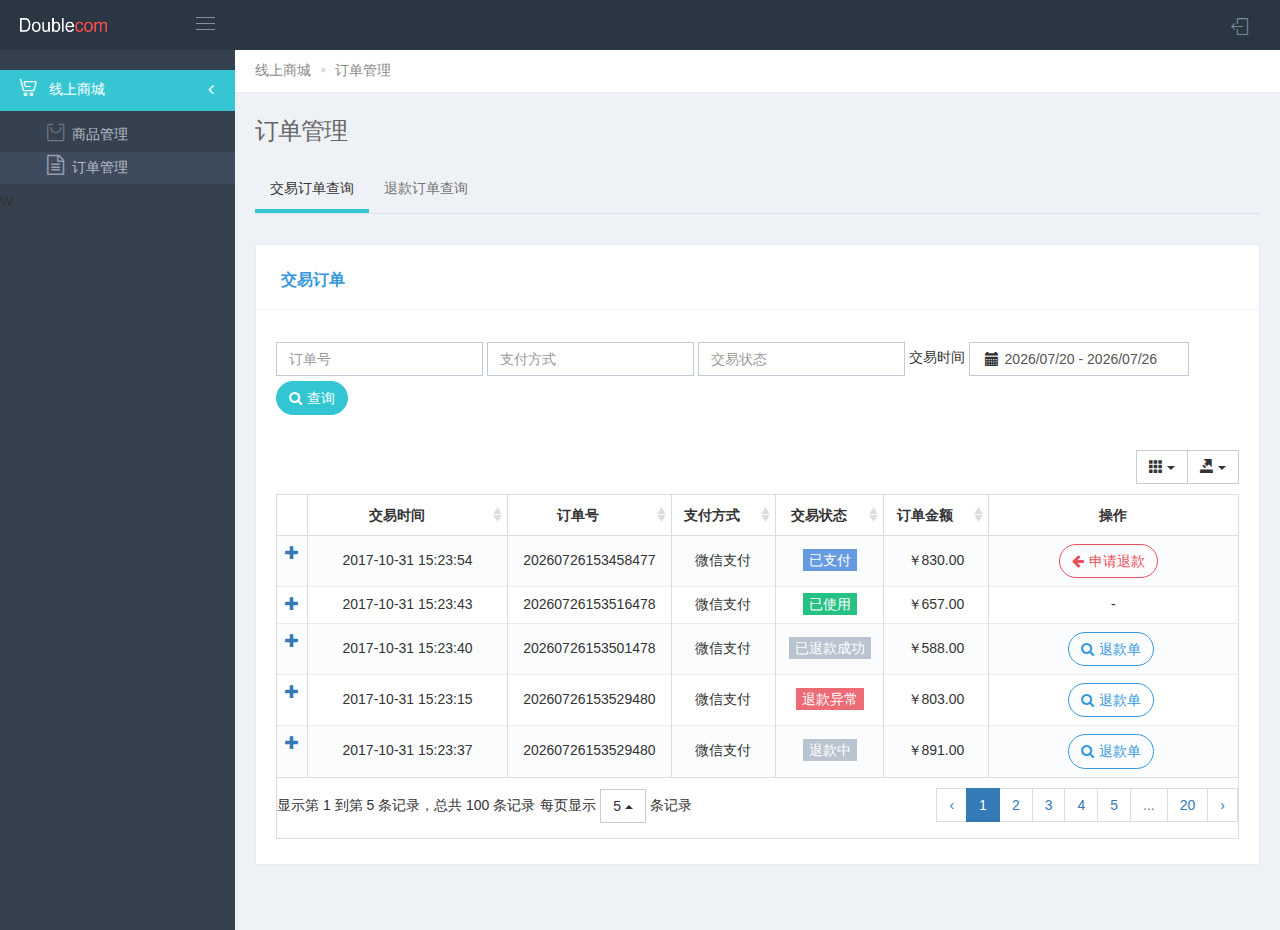
<file: html/order.html>
<!DOCTYPE html>
<!--[if IE 8]> <html lang="en" class="ie8 no-js"> <![endif]-->
<!--[if IE 9]> <html lang="en" class="ie9 no-js"> <![endif]-->
<!--[if !IE]><!-->
<html lang="en">
<!--<![endif]-->

<head>
	<meta charset="utf-8" />
	<title>Hi游</title>
	<meta http-equiv="X-UA-Compatible" content="IE=edge">
	<meta content="width=device-width, initial-scale=1" name="viewport" />
	<link rel="stylesheet" href="../assets/global/plugins/iconfont/iconfont.css" type="text/css">
	<link href="../assets/global/plugins/font-awesome/css/font-awesome.min.css" rel="stylesheet" type="text/css" />
	<link href="../assets/global/plugins/simple-line-icons/simple-line-icons.min.css" rel="stylesheet" type="text/css" />
	<link href="../assets/global/plugins/bootstrap/css/bootstrap.min.css" rel="stylesheet" type="text/css" />
	<link href="../assets/global/css/components.min.css" rel="stylesheet" id="style_components" type="text/css" />
	<link href="../assets/global/css/plugins.min.css" rel="stylesheet" type="text/css" />
	<link href="../assets/layouts/layout/css/layout.min.css" rel="stylesheet" type="text/css" />
	<link href="../assets/layouts/layout/css/themes/darkblue.min.css" rel="stylesheet" type="text/css" id="style_color" />
	<link href="../assets/global/plugins/bootstrap-table-master/bootstrap-table.min.css" type="text/css" rel="stylesheet">
	<link href="../assets/global/plugins/bootstrap-select/css/bootstrap-select.min.css" type="text/css" rel="stylesheet">
	<link href="../assets/global/plugins/bootstrap-sweetalert/sweetalert.css" type="text/css" rel="stylesheet">
	<link href="../assets/global/plugins/bootstrap-daterangepicker/daterangepicker.min.css" rel="stylesheet" type="text/css" />
	<link href="../assets/global/plugins/bootstrap-table-master/extensions/reorder-rows/bootstrap-table-reorder-rows.css" type="text/css" rel="stylesheet">
	<style>
	.label-success {
		background-color: #26C281;
	}
	</style>
</head>
<!-- END HEAD -->

<body class="page-header-fixed page-sidebar-closed-hide-logo page-container-bg-solid page-content-white page-sidebar-fixed">
	<div class="page-wrapper">
		<!-- BEGIN HEADER -->
		<div class="page-header navbar navbar-fixed-top">
			<!-- BEGIN HEADER INNER -->
			<div class="page-header-inner ">
				<!-- BEGIN LOGO -->
				<div class="page-logo">
					<a href="javascript:;">
                        <img src="../assets/layouts/layout/img/logo.png" alt="logo" class="logo-default" width="87" height="14" /> </a>
					<div class="menu-toggler sidebar-toggler">
						<span></span>
					</div>
				</div>
				<!-- END LOGO -->
				<!-- BEGIN RESPONSIVE MENU TOGGLER -->
				<a href="javascript:;" class="menu-toggler responsive-toggler" data-toggle="collapse" data-target=".navbar-collapse">
                <span></span>
            </a>
				<!-- END RESPONSIVE MENU TOGGLER -->
				<!-- BEGIN TOP NAVIGATION MENU -->
				<div class="top-menu">
					<ul class="nav navbar-nav pull-right">
						<!-- BEGIN USER LOGIN DROPDOWN -->
						<!-- DOC: Apply "dropdown-dark" class after below "dropdown-extended" to change the dropdown styte -->
						<li class="dropdown dropdown-user">
							<a href="javascript:;" class="dropdown-toggle" data-toggle="dropdown" data-hover="dropdown" data-close-others="true">
                            <span class="username username-hide-on-mobile">  </span>
                        </a>
						</li>
						<!-- END USER LOGIN DROPDOWN -->
						<!-- BEGIN QUICK SIDEBAR TOGGLER -->
						<!-- DOC: Apply "dropdown-dark" class after below "dropdown-extended" to change the dropdown styte -->
						<li class="dropdown dropdown-quick-sidebar-toggler">
							<a href="javascript:;" class="dropdown-toggle">
                                <i class="icon-logout"></i>
                            </a>
						</li>
						<!-- END QUICK SIDEBAR TOGGLER -->
					</ul>
				</div>
				<!-- END TOP NAVIGATION MENU -->
			</div>
			<!-- END HEADER INNER -->
		</div>
		<!-- END HEADER -->
		<!-- BEGIN HEADER & CONTENT DIVIDER -->
		<div class="clearfix"></div>
		<!-- END HEADER & CONTENT DIVIDER -->
		<!-- BEGIN CONTAINER -->
		<div class="page-container">
			<!-- BEGIN SIDEBAR -->
			<div class="page-sidebar-wrapper">
				<!-- BEGIN SIDEBAR -->
				<!-- DOC: Set data-auto-scroll="false" to disable the sidebar from auto scrolling/focusing -->
				<!-- DOC: Change data-auto-speed="200" to adjust the sub menu slide up/down speed -->
				<div class="page-sidebar navbar-collapse collapse">
					<!-- BEGIN SIDEBAR MENU -->
					<!-- DOC: Apply "page-sidebar-menu-light" class right after "page-sidebar-menu" to enable light sidebar menu style(without borders) -->
					<!-- DOC: Apply "page-sidebar-menu-hover-submenu" class right after "page-sidebar-menu" to enable hoverable(hover vs accordion) sub menu mode -->
					<!-- DOC: Apply "page-sidebar-menu-closed" class right after "page-sidebar-menu" to collapse("page-sidebar-closed" class must be applied to the body element) the sidebar sub menu mode -->
					<!-- DOC: Set data-auto-scroll="false" to disable the sidebar from auto scrolling/focusing -->
					<!-- DOC: Set data-keep-expand="true" to keep the submenues expanded -->
					<!-- DOC: Set data-auto-speed="200" to adjust the sub menu slide up/down speed -->
					<ul class="page-sidebar-menu  page-header-fixed " data-keep-expanded="false" data-auto-scroll="true" data-slide-speed="200" style="padding-top: 20px">
						<!-- DOC: To remove the sidebar toggler from the sidebar you just need to completely remove the below "sidebar-toggler-wrapper" LI element -->
						<!-- BEGIN SIDEBAR TOGGLER BUTTON -->
						<!-- END SIDEBAR TOGGLER BUTTON -->
						<!-- DOC: To remove the search box from the sidebar you just need to completely remove the below "sidebar-search-wrapper" LI element -->
						<li class="nav-item start active">
							<a href="javascript:;" class="nav-link nav-toggle">
                                <i class="iconfont icon-shangcheng" style="font-size: 20px;"></i>
                                <span class="title">线上商城</span>
                                <span class="arrow"></span>
                            </a>
							<ul class="sub-menu">
								<!-- <li class="nav-item start ">
									<a href="index.html" class="nav-link ">
                                    <i class="iconfont icon-gaikuang" style="font-size: 20px;"></i>
                                    <span class="title">销售概况</span>
                                </a>
								</li> -->
								<li class="nav-item">
									<a href="shangpin.html" class="nav-link ">
                                    <i class="iconfont icon-icon27401" style="font-size: 20px;"></i>
                                    <span class="title">商品管理</span>
                                </a>
								</li>
								<li class="nav-item open">
									<a href="order.html" class="nav-link ">
                                    <i class="fa fa-file-text-o" style="font-size: 20px;"></i>
                                    <span class="title">订单管理</span>
                                    <span class="selected"></span>
                                </a>
								</li>
							</ul>
						</li>W
					</ul>
					<!-- END SIDEBAR MENU -->
				</div>
				<!-- END SIDEBAR -->
			</div>
			<!-- END SIDEBAR -->
			<!-- BEGIN CONTENT -->
			<div class="page-content-wrapper">
				<!-- BEGIN CONTENT BODY -->
				<div class="page-content">
					<!-- BEGIN PAGE HEADER-->
					<!-- BEGIN PAGE BAR -->
					<div class="page-bar">
						<ul class="page-breadcrumb">
							<li>
								<!--<a href="javascript:;">管理首页</a>-->
								<span>线上商城</span>
								<i class="fa fa-circle"></i>
							</li>
							<li>
								<span>订单管理</span>
							</li>
						</ul>
					</div>
					<!-- END PAGE BAR -->
					<!-- BEGIN PAGE TITLE-->
					<h1 class="page-title">订单管理
                        <small></small>
                    </h1>
					<!-- END PAGE TITLE-->
					<!-- start BODY -->
					<div class="row">
						<div class="col-md-12">
							<div class="tabbable-line boxless tabbable-reversed">
								<ul class="nav nav-tabs" id="mytab">
									<li class="active"><a href="#tab1" data-toggle="tab">交易订单查询</a></li>
									<li><a href="#tab2" data-toggle="tab" id="backTab">退款订单查询</a></li>
								</ul>
								<div class="tab-content">
									<div class="tab-pane active" id="tab1">
										<div class="row">
											<div class="col-md-12 col-sm-12">
												<!-- BEGIN EXAMPLE TABLE PORTLET-->
												<div class="portlet light portlet-fit portlet-datatable bordered">
													<div class="portlet-title">
														<div class="caption">
															<i class="iconfont icon-liebiao" style="font-size: 17px;color:rgb(53,152,220);"></i>
															<span class="caption-subject font-blue sbold uppercase">交易订单</span>
														</div>
													</div>
													<div class="portlet-body">
														<form class="form-inline" role="form" style="margin-bottom: 15px;" id="toolbar">
															<div class="form-group">
																<label class="sr-only" for="devMacSearch">mac</label>
																<input type="text" class="form-control" id="devMacSearch" placeholder="订单号">
															</div>
															<div class="form-group">
																<label class="sr-only" for="devMacSearch">mac</label>
																<input type="text" class="form-control" id="devMacSearch" placeholder="支付方式">
															</div>
															<div class="form-group">
																<label class="sr-only" for="devMacSearch">mac</label>
																<input type="text" class="form-control" id="devMacSearch" placeholder="交易状态">
															</div>
															<label for="dateTimeSel">交易时间</label>
															<div class="form-group" style="position: relative;">
																<i class="glyphicon glyphicon-calendar fa fa-calendar" style="position: absolute;bottom: 10px; right: 190px; top: auto; cursor: pointer;"></i>
																<input type="text" id="dateTimeSel" class="form-control" style="width: 220px;padding-left: 35px;">
															</div>
															<a href="javascript:;" class="btn btn-circle green" id="searchBegin">
                                            					<i class="fa fa-search" style="margin-right: 5px;"></i>查询 
                                        					</a>
														</form>
														<table id="mytable1"></table>
													</div>
												</div>
												<!-- END EXAMPLE TABLE PORTLET-->
											</div>
										</div>
									</div>
									<div class="tab-pane" id="tab2">
										<div class="row">
											<div class="col-md-12 col-sm-12">
												<!-- BEGIN EXAMPLE TABLE PORTLET-->
												<div class="portlet light portlet-fit portlet-datatable bordered">
													<div class="portlet-title">
														<div class="caption">
															<i class="iconfont icon-liebiao" style="font-size: 17px;color:rgb(53,152,220);"></i>
															<span class="caption-subject font-blue sbold uppercase">退款订单</span>
														</div>
													</div>
													<div class="portlet-body">
														<form class="form-inline" role="form" style="margin-bottom: 15px;" id="toolbar2">
															<div class="form-group">
																<label class="sr-only" for="devMacSearch">mac</label>
																<input type="text" class="form-control" id="devMacSearch" placeholder="交易订单号">
															</div>
															<div class="form-group">
																<label class="sr-only" for="devMacSearch">mac</label>
																<input type="text" class="form-control" id="devMacSearch" placeholder="退款订单号">
															</div>
															<div class="form-group">
																<label class="sr-only" for="devMacSearch">mac</label>
																<input type="text" class="form-control" id="devMacSearch" placeholder="退款状态">
															</div>
															<label for="dateTimeSel">提交时间</label>
															<div class="form-group" style="position: relative;">
																<i class="glyphicon glyphicon-calendar fa fa-calendar" style="position: absolute;bottom: 10px; right: 190px; top: auto; cursor: pointer;"></i>
																<input type="text" id="dateTimeSel2" class="form-control" style="width: 220px;padding-left: 35px;">
															</div>
															<a href="javascript:;" class="btn btn-circle green" id="searchBegin">
                                            					<i class="fa fa-search" style="margin-right: 5px;"></i>查询 
                                        					</a>
														</form>
														<table id="mytable2"></table>
													</div>
												</div>
												<!-- END EXAMPLE TABLE PORTLET-->
											</div>
										</div>
									</div>
								</div>
							</div>
						</div>
					</div>
					<!-- end BODY -->
				</div>
				<!-- END CONTENT BODY -->
			</div>
			<!-- END CONTENT -->
			<!-- BEGIN QUICK SIDEBAR -->
			<a href="javascript:;" class="page-quick-sidebar-toggler">
            <i class="icon-login"></i>
        </a>
			<!-- END QUICK SIDEBAR -->
		</div>
		<!-- END CONTAINER -->
	</div>
	<!-- modal-dialog Begin -->
	<div class="modal fade in" id="backMoneyDlg" tabindex="-1" role="basic" aria-hidden="true" style="display: none;">
		<div class="modal-dialog">
			<div class="modal-content">
				<div class="modal-header">
					<button type="button" class="close" data-dismiss="modal" aria-hidden="true"></button>
					<h4 class="modal-title">申请退款</h4>
				</div>
				<div class="modal-body">
					<div class="row">
						<div class="col-md-12">
							<form class="form-horizontal form-row-seperated">
								<div class="form-body">
									<div class="form-group">
										<label class="control-label col-md-3">订单可退金额：</label>
										<div class="col-md-6">
											<p class="form-control-static" data-display="username">234.00</p>
										</div>
									</div>
									<div class="form-group">
										<label class="control-label col-md-3">退款金额(元)</label>
										<div class="col-md-6">
											<input type="text" id="devNameInput" class="form-control" value="">
										</div>
									</div>
									<div class="form-group">
										<label class="control-label col-md-3">退款原因</label>
										<div class="col-md-6">
											<textarea class="form-control" rows="3"></textarea>
										</div>
									</div>
							</form>
							</div>
						</div>
					</div>
					<div class="modal-footer">
						<button type="button" class="btn green btn-outline" data-dismiss="modal">取消
						</button>
						<button type="button" class="btn red" data-dismiss="modal" id="btnBackOk">立即退款
						</button>
					</div>
				</div>
			</div>
		</div>
	</div>
	<!-- modal-dialog End -->
	<!--[if lt IE 9]>
<script src="../assets/global/plugins/respond.min.js"></script>
<script src="../assets/global/plugins/excanvas.min.js"></script>
<script src="../assets/global/plugins/ie8.fix.min.js"></script>
<![endif]-->
	<script src="../assets/global/plugins/jquery.min.js" type="text/javascript"></script>
	<script src="../assets/global/plugins/bootstrap/js/bootstrap.min.js" type="text/javascript"></script>
	<script src="../assets/global/plugins/moment.min.js" type="text/javascript"></script>
	<script src="../assets/global/plugins/bootstrap-daterangepicker/daterangepicker.min.js" type="text/javascript"></script>
	<script src="../assets/global/plugins/js.cookie.min.js" type="text/javascript"></script>
	<script src="../assets/global/scripts/app.min.js" type="text/javascript"></script>
	<script src="../assets/layouts/layout/scripts/layout.min.js" type="text/javascript"></script>
	<script src="../assets/global/plugins/jquery-slimscroll/jquery.slimscroll.min.js" type="text/javascript"></script>
	<script src="../assets/global/plugins/bootstrap-select/js/bootstrap-select.min.js" type="text/javascript"></script>
	<script src="../assets/global/plugins/bootstrap-sweetalert/sweetalert.min.js" type="text/javascript"></script>
	<script src="../assets/global/plugins/jquery.blockui.min.js" type="text/javascript"></script>
	<script src="../assets/global/plugins/bootstrap-table-master/bootstrap-table.min.js"></script>
	<script src="../assets/global/plugins/bootstrap-table-master/locale/bootstrap-table-zh-CN.min.js"></script>
	<script src="../assets/global/plugins/tableExport-jquery-plugin/tableExport.min.js"></script>
	<script src="../assets/global/plugins/tableExport-jquery-plugin/FileSaver.min.js"></script>
	<script src="../assets/global/plugins/tableExport-jquery-plugin/xlsx.core.min.js"></script>
	<script src="../assets/global/plugins/bootstrap-table-master/bootstrap-table-export.js"></script>
	<script src="../assets/global/plugins/bootstrap-table-master/extensions/reorder-rows/jquery.tablednd.js"></script>
	<script src="../assets/global/plugins/bootstrap-table-master/extensions/reorder-rows/bootstrap-table-reorder-rows.min.js"></script>
	<script type="text/javascript">
	$(document).ready(function() {
		// 初始化已上架商品列表
		$('#mytable1').bootstrapTable({
			pagination: true,
			toolbar: '#toolbar',
			showColumns: true,
			pageNumber: 1,
			pageSize: 5,
			pageList: [5, 10, 25, 50, 100],
			striped: true,
			showExport: true,
			exportDataType: 'all',
			exportTypes: ['excel', 'txt'],
			exportOptions: {
				excelFileFormat: ['xlsx', 'txt']
			},
			detailView: true,
			detailFormatter: function(index, row, element) {
				var result = '<form class="form-horizontal form-row-seperated" role="form">';
				result += '<div class="form-body">';
				result += '<div class="row">';
				result += '<div class="col-md-4">';
				result += '<div class="form-group">';
				result += '<label class="control-label col-md-3">商品名称：</label>';
				result += '<div class="col-md-9">';
				result += '<p class="form-control-static"> 成人票 </p>';
				result += '</div>';
				result += '</div>';
				result += '</div>';
				result += '<div class="col-md-4">';
				result += '<div class="form-group">';
				result += '<label class="control-label col-md-3">商品数量：</label>';
				result += '<div class="col-md-9">';
				result += '<p class="form-control-static"> 3 </p>';
				result += '</div>';
				result += '</div>';
				result += '</div>';
				result += '<div class="col-md-4">';
				result += '<div class="form-group">';
				result += '<label class="control-label col-md-3">总金额：</label>';
				result += '<div class="col-md-9">';
				result += '<p class="form-control-static"> 176.00元 </p>';
				result += '</div>';
				result += '</div>';
				result += '</div>';
				result += '</div>';
				result += '<div class="row">';
				result += '<div class="col-md-4">';
				result += '<div class="form-group">';
				result += '<label class="control-label col-md-3">商品名称：</label>';
				result += '<div class="col-md-9">';
				result += '<p class="form-control-static"> 儿童票 </p>';
				result += '</div>';
				result += '</div>';
				result += '</div>';
				result += '<div class="col-md-4">';
				result += '<div class="form-group">';
				result += '<label class="control-label col-md-3">商品数量：</label>';
				result += '<div class="col-md-9">';
				result += '<p class="form-control-static"> 3 </p>';
				result += '</div>';
				result += '</div>';
				result += '</div>';
				result += '<div class="col-md-4">';
				result += '<div class="form-group">';
				result += '<label class="control-label col-md-3">总金额：</label>';
				result += '<div class="col-md-9">';
				result += '<p class="form-control-static"> 176.00元 </p>';
				result += '</div>';
				result += '</div>';
				result += '</div>';
				result += '</div>';
				result += '</div>';
				result += '</form>';
				return result;
			},
			columns: [{
				field: 'orderTime',
				title: '交易时间',
				align: 'center',
				valign: 'middle',
				sortable: true,
				width: '200px',
				visible: true,
			}, {
				field: 'orderNum',
				title: '订单号',
				align: 'center',
				valign: 'middle',
				sortable: true,
				visible: true,
			}, {
				field: 'payType',
				title: '支付方式',
				align: 'center',
				valign: 'middle',
				sortable: true,
				visible: true,
			}, {
				field: 'payStatus',
				title: '交易状态',
				align: 'center',
				valign: 'middle',
				sortable: true,
				visible: true,
				formatter: function(value, row, index) {
					switch (value) {
						case "已支付":
							return ('<span class="label label-info">' + value + '</span>');
						case "已使用":
							return ('<span class="label label-success">' + value + '</span>');
						case "退款异常":
							return ('<span class="label label-danger">' + value + '</span>');
						default:
							return ('<span class="label label-default">' + value + '</span>');
					}
				},
			}, {
				field: 'useTime',
				title: '使用时间',
				align: 'center',
				valign: 'middle',
				sortable: true,
				visible: false,
				formatter: function(value, row, index) {
					if (row.payStatus == "已使用")
						return '2017-10-31 15:43:' + RandomNumBoth(10, 59).toString();
				}
			}, {
				field: 'payMoney',
				title: '订单金额',
				align: 'center',
				valign: 'middle',
				sortable: true,
				visible: true,
				formatter: function(value, row, index) {
					return ("￥" + returnFloat(value));
				},
			}, {
				field: 'operate',
				title: '操作',
				align: 'center',
				valign: 'middle',
				sortable: false,
				width: '250px',
				formatter: function(value, row, index) {
					var back = '<a class="back btn red btn-circle btn-outline" style="margin-right: 10px" href="javascript:void(0)" >' + '<i class="fa fa-arrow-left" style="margin-right: 5px;"></i>' + '申请退款' + '</a>';
					var info = '<a class="info btn blue btn-circle btn-outline"  href="javascript:void(0)" >' + '<i class="fa fa-search" style="margin-right: 5px"></i>' + '退款单' + '</a>';
					switch (row.payStatus) {
						case "已支付":
							return back;
						case "已使用":
							return value;
						default:
							return info;
					}
				},
				events: 'operateEvents'
			}],
		});

		//新增表格数据
		var status = ['已支付', '已使用', '已退款成功', '退款异常', '退款中']
		var data1 = [];
		for (var i = 0; i < 100; i++) {
			data1.push({
				orderTime: '2017-10-31 15:23:' + RandomNumBoth(10, 59).toString(),
				orderNum: moment().subtract(RandomNumBoth(10, 59), 'seconds').format("YYYYMMDDHHmmssSSS"),
				payType: '微信支付',
				payStatus: status[i % 5],
				payMoney: RandomNumBoth(100, 900).toString(),
			})
		}
		$('#mytable1').bootstrapTable('append', data1);

		// 交易时间
		var dateOptions = {
			startDate: moment().subtract(6, 'days'),
			endDate: moment(),
			maxDate: moment(),
			dateLimit: {
				"days": 30
			},
			ranges: {
				// '全部': ['all', 'all'],
				'今天': [moment(), moment()],
				'昨天': [moment().subtract(1, 'days'), moment().subtract(1, 'days')],
				'最近7天': [moment().subtract(6, 'days'), moment()],
				'最近30天': [moment().subtract(29, 'days'), moment()],
				'本月': [moment().startOf('month'), moment().endOf('month')],
				'上月': [moment().subtract(1, 'month').startOf('month'), moment().subtract(1, 'month').endOf('month')]
			},
			locale: {
				format: "YYYY/MM/DD",
				applyLabel: '保存',
				cancelLabel: '取消',
				fromLabel: 'From',
				toLabel: 'To',
				customRangeLabel: '自定义',
				daysOfWeek: ['日', '一', '二', '三', '四', '五', '六'],
				monthNames: ['1月', '2月', '3月', '4月', '5月', '6月', '7月', '8月', '9月', '10月', '11月', '12月'],
				firstDay: 1
			}
		}
		$('#dateTimeSel').daterangepicker(
			dateOptions,
			function(start, end, label) {})
		$('#dateTimeSel2').daterangepicker(
			dateOptions,
			function(start, end, label) {
				// alert("ok");
			})

		// 退款
		$("#btnBackOk").click(function(e) {
			e.preventDefault();
			e.stopPropagation();
			App.blockUI({
				target: $("#backMoneyDlg"),
				boxed: true,
				message: '退款中...',
				zIndex: 20000,
			});
			window.setTimeout(function() {
				$("#backMoneyDlg").modal('hide');
				App.unblockUI('#backMoneyDlg');
				App.alert({
					place: 'append',
					type: 'success',
					message: '已成功下发退款指令',
					close: true,
					reset: true,
					focus: true,
					closeInSeconds: '5',
				});
			}, 2000);
		})

		// 初始化已上架商品列表
		$('#mytable2').bootstrapTable({
			pagination: true,
			toolbar: '#toolbar2',
			pageNumber: 1,
			pageSize: 5,
			pageList: [5, 10, 25, 50, 100],
			striped: true,
			showExport: true,
			showColumns: true,
			exportDataType: 'all',
			exportTypes: ['excel', 'txt'],
			exportOptions: {
				excelFileFormat: ['xlsx', 'txt']
			},
			columns: [{
				field: 'backNum',
				title: '退款订单号',
				align: 'center',
				valign: 'middle',
				sortable: true,
				visible: true,
			}, {
				field: 'backMoney',
				title: '退款金额',
				align: 'center',
				valign: 'middle',
				sortable: true,
				visible: true,
				formatter: function(value, row, index) {
					return ("￥" + returnFloat(value));
				},
			}, {
				field: 'backStatus',
				title: '退款状态',
				align: 'center',
				valign: 'middle',
				sortable: true,
				visible: true,
				formatter: function(value, row, index) {
					switch (value) {
						case "退款异常":
							return ('<span class="label label-danger">' + value + '</span>');
						case "已退款成功":
							return ('<span class="label label-success">' + value + '</span>');
						default:
							return ('<span class="label label-info">' + value + '</span>');
					}
				},
			}, {
				field: 'orderTime',
				title: '提交时间',
				align: 'center',
				valign: 'middle',
				sortable: true,
				width: '200px',
				visible: true,
			}, {
				field: 'orderNum',
				title: '交易订单号',
				align: 'center',
				valign: 'middle',
				sortable: true,
				visible: true,
			}, {
				field: 'backSuccessTime',
				title: '退款完成时间',
				align: 'center',
				valign: 'middle',
				sortable: true,
				visible: true,
			}, ],
		});

		//新增表格数据
		var status2 = ['已退款成功', '退款异常', '退款中']
		var data2 = [];
		for (var i = 0; i < 100; i++) {
			data2.push({
				backNum: 'back' + moment().subtract(RandomNumBoth(10, 59), 'seconds').format("YYYYMMDDHHmmssSSS"),
				backMoney: RandomNumBoth(100, 900).toString(),
				backStatus: status2[i % 3],
				orderTime: '2017-10-31 15:23:' + RandomNumBoth(10, 59).toString(),
				orderNum: moment().subtract(RandomNumBoth(10, 59), 'seconds').format("YYYYMMDDHHmmssSSS"),
				backSuccessTime: '2017-10-31 15:33:' + RandomNumBoth(10, 59).toString(),
			})
		}
		$('#mytable2').bootstrapTable('append', data2);
	})
	// 操作
	window.operateEvents = {
		'click .back': function(e, value, row, index) {
			e.preventDefault();
			$("#backMoneyDlg").modal();
		},
		'click .info': function(e, value, row, index) {
			e.preventDefault();
			$('#backTab').tab('show');
		}
	}
	// 生成范围随机数
	function RandomNumBoth(Min, Max) {
		var Range = Max - Min;
		var Rand = Math.random();
		var num = Min + Math.round(Rand * Range); //四舍五入
		return num;
	}
	// 生成小数（保留2位）
	function returnFloat(value) {
		var value = Math.round(parseFloat(value) * 100) / 100;
		var xsd = value.toString().split(".");
		if (xsd.length == 1) {
			value = value.toString() + ".00";
			return value;
		}
		if (xsd.length > 1) {
			if (xsd[1].length < 2) {
				value = value.toString() + "0";
			}
			return value;
		}
	}
	</script>
</body>

</html>
</file>
<file: assets/global/plugins/iconfont/iconfont.css>
@font-face {font-family: "iconfont";
  src: url('iconfont.eot?t=1509372404932'); /* IE9*/
  src: url('iconfont.eot?t=1509372404932#iefix') format('embedded-opentype'), /* IE6-IE8 */
  url('[data-uri]') format('woff'),
  url('iconfont.ttf?t=1509372404932') format('truetype'), /* chrome, firefox, opera, Safari, Android, iOS 4.2+*/
  url('iconfont.svg?t=1509372404932#iconfont') format('svg'); /* iOS 4.1- */
}

.iconfont {
  font-family:"iconfont" !important;
  font-size:16px;
  font-style:normal;
  -webkit-font-smoothing: antialiased;
  -moz-osx-font-smoothing: grayscale;
}

.icon-dingdan:before { content: "\e604"; }

.icon-icon27401:before { content: "\e723"; }

.icon-xiajia:before { content: "\e63e"; }

.icon-gaikuang:before { content: "\e61c"; }

.icon-menpiao:before { content: "\e60c"; }

.icon-shangcheng:before { content: "\e606"; }

.icon-add:before { content: "\e501"; }
</file>
<file: assets/global/plugins/bootstrap-sweetalert/sweetalert.css>
@keyframes showSweetAlert {
  0% {
    transform: scale(0.7);
  }
  45% {
    transform: scale(1.05);
  }
  80% {
    transform: scale(0.95);
  }
  100% {
    transform: scale(1);
  }
}
@keyframes hideSweetAlert {
  0% {
    transform: scale(1);
  }
  100% {
    transform: scale(0.5);
  }
}
@keyframes slideFromTop {
  0% {
    top: 0%;
  }
  100% {
    top: 50%;
  }
}
@keyframes slideToTop {
  0% {
    top: 50%;
  }
  100% {
    top: 0%;
  }
}
@keyframes slideFromBottom {
  0% {
    top: 70%;
  }
  100% {
    top: 50%;
  }
}
@keyframes slideToBottom {
  0% {
    top: 50%;
  }
  100% {
    top: 70%;
  }
}
.showSweetAlert {
  animation: showSweetAlert 0.3s;
}
.showSweetAlert[data-animation=none] {
  animation: none;
}
.showSweetAlert[data-animation=slide-from-top] {
  animation: slideFromTop 0.3s;
}
.showSweetAlert[data-animation=slide-from-bottom] {
  animation: slideFromBottom 0.3s;
}
.hideSweetAlert {
  animation: hideSweetAlert 0.3s;
}
.hideSweetAlert[data-animation=none] {
  animation: none;
}
.hideSweetAlert[data-animation=slide-from-top] {
  animation: slideToTop 0.3s;
}
.hideSweetAlert[data-animation=slide-from-bottom] {
  animation: slideToBottom 0.3s;
}
@keyframes animateSuccessTip {
  0% {
    width: 0;
    left: 1px;
    top: 19px;
  }
  54% {
    width: 0;
    left: 1px;
    top: 19px;
  }
  70% {
    width: 50px;
    left: -8px;
    top: 37px;
  }
  84% {
    width: 17px;
    left: 21px;
    top: 48px;
  }
  100% {
    width: 25px;
    left: 14px;
    top: 45px;
  }
}
@keyframes animateSuccessLong {
  0% {
    width: 0;
    right: 46px;
    top: 54px;
  }
  65% {
    width: 0;
    right: 46px;
    top: 54px;
  }
  84% {
    width: 55px;
    right: 0px;
    top: 35px;
  }
  100% {
    width: 47px;
    right: 8px;
    top: 38px;
  }
}
@keyframes rotatePlaceholder {
  0% {
    transform: rotate(-45deg);
  }
  5% {
    transform: rotate(-45deg);
  }
  12% {
    transform: rotate(-405deg);
  }
  100% {
    transform: rotate(-405deg);
  }
}
.animateSuccessTip {
  animation: animateSuccessTip 0.75s;
}
.animateSuccessLong {
  animation: animateSuccessLong 0.75s;
}
.sa-icon.sa-success.animate::after {
  animation: rotatePlaceholder 4.25s ease-in;
}
@keyframes animateErrorIcon {
  0% {
    transform: rotateX(100deg);
    opacity: 0;
  }
  100% {
    transform: rotateX(0deg);
    opacity: 1;
  }
}
.animateErrorIcon {
  animation: animateErrorIcon 0.5s;
}
@keyframes animateXMark {
  0% {
    transform: scale(0.4);
    margin-top: 26px;
    opacity: 0;
  }
  50% {
    transform: scale(0.4);
    margin-top: 26px;
    opacity: 0;
  }
  80% {
    transform: scale(1.15);
    margin-top: -6px;
  }
  100% {
    transform: scale(1);
    margin-top: 0;
    opacity: 1;
  }
}
.animateXMark {
  animation: animateXMark 0.5s;
}
@keyframes pulseWarning {
  0% {
    border-color: #F8D486;
  }
  100% {
    border-color: #F8BB86;
  }
}
.pulseWarning {
  animation: pulseWarning 0.75s infinite alternate;
}
@keyframes pulseWarningIns {
  0% {
    background-color: #F8D486;
  }
  100% {
    background-color: #F8BB86;
  }
}
.pulseWarningIns {
  animation: pulseWarningIns 0.75s infinite alternate;
}
@keyframes rotate-loading {
  0% {
    transform: rotate(0deg);
  }
  100% {
    transform: rotate(360deg);
  }
}
body.stop-scrolling {
  height: 100%;
  overflow: hidden;
}
.sweet-overlay {
  background-color: rgba(0, 0, 0, 0.4);
  position: fixed;
  left: 0;
  right: 0;
  top: 0;
  bottom: 0;
  display: none;
  z-index: 1040;
}
.sweet-alert {
  background-color: #ffffff;
  width: 478px;
  padding: 17px;
  border-radius: 5px;
  text-align: center;
  position: fixed;
  left: 50%;
  top: 50%;
  margin-left: -256px;
  margin-top: -200px;
  overflow: hidden;
  display: none;
  z-index: 2000;
}
@media all and (max-width: 767px) {
  .sweet-alert {
    width: auto;
    margin-left: 0;
    margin-right: 0;
    left: 15px;
    right: 15px;
  }
}
.sweet-alert .form-group {
  display: none;
}
.sweet-alert .form-group .sa-input-error {
  display: none;
}
.sweet-alert.show-input .form-group {
  display: block;
}
.sweet-alert .sa-confirm-button-container {
  display: inline-block;
  position: relative;
}
.sweet-alert .la-ball-fall {
  position: absolute;
  left: 50%;
  top: 50%;
  margin-left: -27px;
  margin-top: -9px;
  opacity: 0;
  visibility: hidden;
}
.sweet-alert button[disabled] {
  opacity: .6;
  cursor: default;
}
.sweet-alert button.confirm[disabled] {
  color: transparent;
}
.sweet-alert button.confirm[disabled] ~ .la-ball-fall {
  opacity: 1;
  visibility: visible;
  transition-delay: 0s;
}
.sweet-alert .sa-icon {
  width: 80px;
  height: 80px;
  border: 4px solid gray;
  border-radius: 50%;
  margin: 20px auto;
  position: relative;
  box-sizing: content-box;
}
.sweet-alert .sa-icon.sa-error {
  border-color: #d43f3a;
}
.sweet-alert .sa-icon.sa-error .sa-x-mark {
  position: relative;
  display: block;
}
.sweet-alert .sa-icon.sa-error .sa-line {
  position: absolute;
  height: 5px;
  width: 47px;
  background-color: #d9534f;
  display: block;
  top: 37px;
  border-radius: 2px;
}
.sweet-alert .sa-icon.sa-error .sa-line.sa-left {
  transform: rotate(45deg);
  left: 17px;
}
.sweet-alert .sa-icon.sa-error .sa-line.sa-right {
  transform: rotate(-45deg);
  right: 16px;
}
.sweet-alert .sa-icon.sa-warning {
  border-color: #eea236;
}
.sweet-alert .sa-icon.sa-warning .sa-body {
  position: absolute;
  width: 5px;
  height: 47px;
  left: 50%;
  top: 10px;
  border-radius: 2px;
  margin-left: -2px;
  background-color: #f0ad4e;
}
.sweet-alert .sa-icon.sa-warning .sa-dot {
  position: absolute;
  width: 7px;
  height: 7px;
  border-radius: 50%;
  margin-left: -3px;
  left: 50%;
  bottom: 10px;
  background-color: #f0ad4e;
}
.sweet-alert .sa-icon.sa-info {
  border-color: #46b8da;
}
.sweet-alert .sa-icon.sa-info::before {
  content: "";
  position: absolute;
  width: 5px;
  height: 29px;
  left: 50%;
  bottom: 17px;
  border-radius: 2px;
  margin-left: -2px;
  background-color: #5bc0de;
}
.sweet-alert .sa-icon.sa-info::after {
  content: "";
  position: absolute;
  width: 7px;
  height: 7px;
  border-radius: 50%;
  margin-left: -3px;
  top: 19px;
  background-color: #5bc0de;
}
.sweet-alert .sa-icon.sa-success {
  border-color: #4cae4c;
}
.sweet-alert .sa-icon.sa-success::before,
.sweet-alert .sa-icon.sa-success::after {
  content: '';
  border-radius: 50%;
  position: absolute;
  width: 60px;
  height: 120px;
  background: #ffffff;
  transform: rotate(45deg);
}
.sweet-alert .sa-icon.sa-success::before {
  border-radius: 120px 0 0 120px;
  top: -7px;
  left: -33px;
  transform: rotate(-45deg);
  transform-origin: 60px 60px;
}
.sweet-alert .sa-icon.sa-success::after {
  border-radius: 0 120px 120px 0;
  top: -11px;
  left: 30px;
  transform: rotate(-45deg);
  transform-origin: 0px 60px;
}
.sweet-alert .sa-icon.sa-success .sa-placeholder {
  width: 80px;
  height: 80px;
  border: 4px solid rgba(92, 184, 92, 0.2);
  border-radius: 50%;
  box-sizing: content-box;
  position: absolute;
  left: -4px;
  top: -4px;
  z-index: 2;
}
.sweet-alert .sa-icon.sa-success .sa-fix {
  width: 5px;
  height: 90px;
  background-color: #ffffff;
  position: absolute;
  left: 28px;
  top: 8px;
  z-index: 1;
  transform: rotate(-45deg);
}
.sweet-alert .sa-icon.sa-success .sa-line {
  height: 5px;
  background-color: #5cb85c;
  display: block;
  border-radius: 2px;
  position: absolute;
  z-index: 2;
}
.sweet-alert .sa-icon.sa-success .sa-line.sa-tip {
  width: 25px;
  left: 14px;
  top: 46px;
  transform: rotate(45deg);
}
.sweet-alert .sa-icon.sa-success .sa-line.sa-long {
  width: 47px;
  right: 8px;
  top: 38px;
  transform: rotate(-45deg);
}
.sweet-alert .sa-icon.sa-custom {
  background-size: contain;
  border-radius: 0;
  border: none;
  background-position: center center;
  background-repeat: no-repeat;
}
.sweet-alert .btn-default:focus {
  border-color: #cccccc;
  outline: 0;
  -webkit-box-shadow: inset 0 1px 1px rgba(0,0,0,.075), 0 0 8px rgba(204, 204, 204, 0.6);
  box-shadow: inset 0 1px 1px rgba(0,0,0,.075), 0 0 8px rgba(204, 204, 204, 0.6);
}
.sweet-alert .btn-success:focus {
  border-color: #4cae4c;
  outline: 0;
  -webkit-box-shadow: inset 0 1px 1px rgba(0,0,0,.075), 0 0 8px rgba(76, 174, 76, 0.6);
  box-shadow: inset 0 1px 1px rgba(0,0,0,.075), 0 0 8px rgba(76, 174, 76, 0.6);
}
.sweet-alert .btn-info:focus {
  border-color: #46b8da;
  outline: 0;
  -webkit-box-shadow: inset 0 1px 1px rgba(0,0,0,.075), 0 0 8px rgba(70, 184, 218, 0.6);
  box-shadow: inset 0 1px 1px rgba(0,0,0,.075), 0 0 8px rgba(70, 184, 218, 0.6);
}
.sweet-alert .btn-danger:focus {
  border-color: #d43f3a;
  outline: 0;
  -webkit-box-shadow: inset 0 1px 1px rgba(0,0,0,.075), 0 0 8px rgba(212, 63, 58, 0.6);
  box-shadow: inset 0 1px 1px rgba(0,0,0,.075), 0 0 8px rgba(212, 63, 58, 0.6);
}
.sweet-alert .btn-warning:focus {
  border-color: #eea236;
  outline: 0;
  -webkit-box-shadow: inset 0 1px 1px rgba(0,0,0,.075), 0 0 8px rgba(238, 162, 54, 0.6);
  box-shadow: inset 0 1px 1px rgba(0,0,0,.075), 0 0 8px rgba(238, 162, 54, 0.6);
}
.sweet-alert button::-moz-focus-inner {
  border: 0;
}
/*!
 * Load Awesome v1.1.0 (http://github.danielcardoso.net/load-awesome/)
 * Copyright 2015 Daniel Cardoso <@DanielCardoso>
 * Licensed under MIT
 */
.la-ball-fall,
.la-ball-fall > div {
  position: relative;
  -webkit-box-sizing: border-box;
  -moz-box-sizing: border-box;
  box-sizing: border-box;
}
.la-ball-fall {
  display: block;
  font-size: 0;
  color: #fff;
}
.la-ball-fall.la-dark {
  color: #333;
}
.la-ball-fall > div {
  display: inline-block;
  float: none;
  background-color: currentColor;
  border: 0 solid currentColor;
}
.la-ball-fall {
  width: 54px;
  height: 18px;
}
.la-ball-fall > div {
  width: 10px;
  height: 10px;
  margin: 4px;
  border-radius: 100%;
  opacity: 0;
  -webkit-animation: ball-fall 1s ease-in-out infinite;
  -moz-animation: ball-fall 1s ease-in-out infinite;
  -o-animation: ball-fall 1s ease-in-out infinite;
  animation: ball-fall 1s ease-in-out infinite;
}
.la-ball-fall > div:nth-child(1) {
  -webkit-animation-delay: -200ms;
  -moz-animation-delay: -200ms;
  -o-animation-delay: -200ms;
  animation-delay: -200ms;
}
.la-ball-fall > div:nth-child(2) {
  -webkit-animation-delay: -100ms;
  -moz-animation-delay: -100ms;
  -o-animation-delay: -100ms;
  animation-delay: -100ms;
}
.la-ball-fall > div:nth-child(3) {
  -webkit-animation-delay: 0ms;
  -moz-animation-delay: 0ms;
  -o-animation-delay: 0ms;
  animation-delay: 0ms;
}
.la-ball-fall.la-sm {
  width: 26px;
  height: 8px;
}
.la-ball-fall.la-sm > div {
  width: 4px;
  height: 4px;
  margin: 2px;
}
.la-ball-fall.la-2x {
  width: 108px;
  height: 36px;
}
.la-ball-fall.la-2x > div {
  width: 20px;
  height: 20px;
  margin: 8px;
}
.la-ball-fall.la-3x {
  width: 162px;
  height: 54px;
}
.la-ball-fall.la-3x > div {
  width: 30px;
  height: 30px;
  margin: 12px;
}
/*
 * Animation
 */
@-webkit-keyframes ball-fall {
  0% {
    opacity: 0;
    -webkit-transform: translateY(-145%);
    transform: translateY(-145%);
  }
  10% {
    opacity: .5;
  }
  20% {
    opacity: 1;
    -webkit-transform: translateY(0);
    transform: translateY(0);
  }
  80% {
    opacity: 1;
    -webkit-transform: translateY(0);
    transform: translateY(0);
  }
  90% {
    opacity: .5;
  }
  100% {
    opacity: 0;
    -webkit-transform: translateY(145%);
    transform: translateY(145%);
  }
}
@-moz-keyframes ball-fall {
  0% {
    opacity: 0;
    -moz-transform: translateY(-145%);
    transform: translateY(-145%);
  }
  10% {
    opacity: .5;
  }
  20% {
    opacity: 1;
    -moz-transform: translateY(0);
    transform: translateY(0);
  }
  80% {
    opacity: 1;
    -moz-transform: translateY(0);
    transform: translateY(0);
  }
  90% {
    opacity: .5;
  }
  100% {
    opacity: 0;
    -moz-transform: translateY(145%);
    transform: translateY(145%);
  }
}
@-o-keyframes ball-fall {
  0% {
    opacity: 0;
    -o-transform: translateY(-145%);
    transform: translateY(-145%);
  }
  10% {
    opacity: .5;
  }
  20% {
    opacity: 1;
    -o-transform: translateY(0);
    transform: translateY(0);
  }
  80% {
    opacity: 1;
    -o-transform: translateY(0);
    transform: translateY(0);
  }
  90% {
    opacity: .5;
  }
  100% {
    opacity: 0;
    -o-transform: translateY(145%);
    transform: translateY(145%);
  }
}
@keyframes ball-fall {
  0% {
    opacity: 0;
    -webkit-transform: translateY(-145%);
    -moz-transform: translateY(-145%);
    -o-transform: translateY(-145%);
    transform: translateY(-145%);
  }
  10% {
    opacity: .5;
  }
  20% {
    opacity: 1;
    -webkit-transform: translateY(0);
    -moz-transform: translateY(0);
    -o-transform: translateY(0);
    transform: translateY(0);
  }
  80% {
    opacity: 1;
    -webkit-transform: translateY(0);
    -moz-transform: translateY(0);
    -o-transform: translateY(0);
    transform: translateY(0);
  }
  90% {
    opacity: .5;
  }
  100% {
    opacity: 0;
    -webkit-transform: translateY(145%);
    -moz-transform: translateY(145%);
    -o-transform: translateY(145%);
    transform: translateY(145%);
  }
}
</file>
